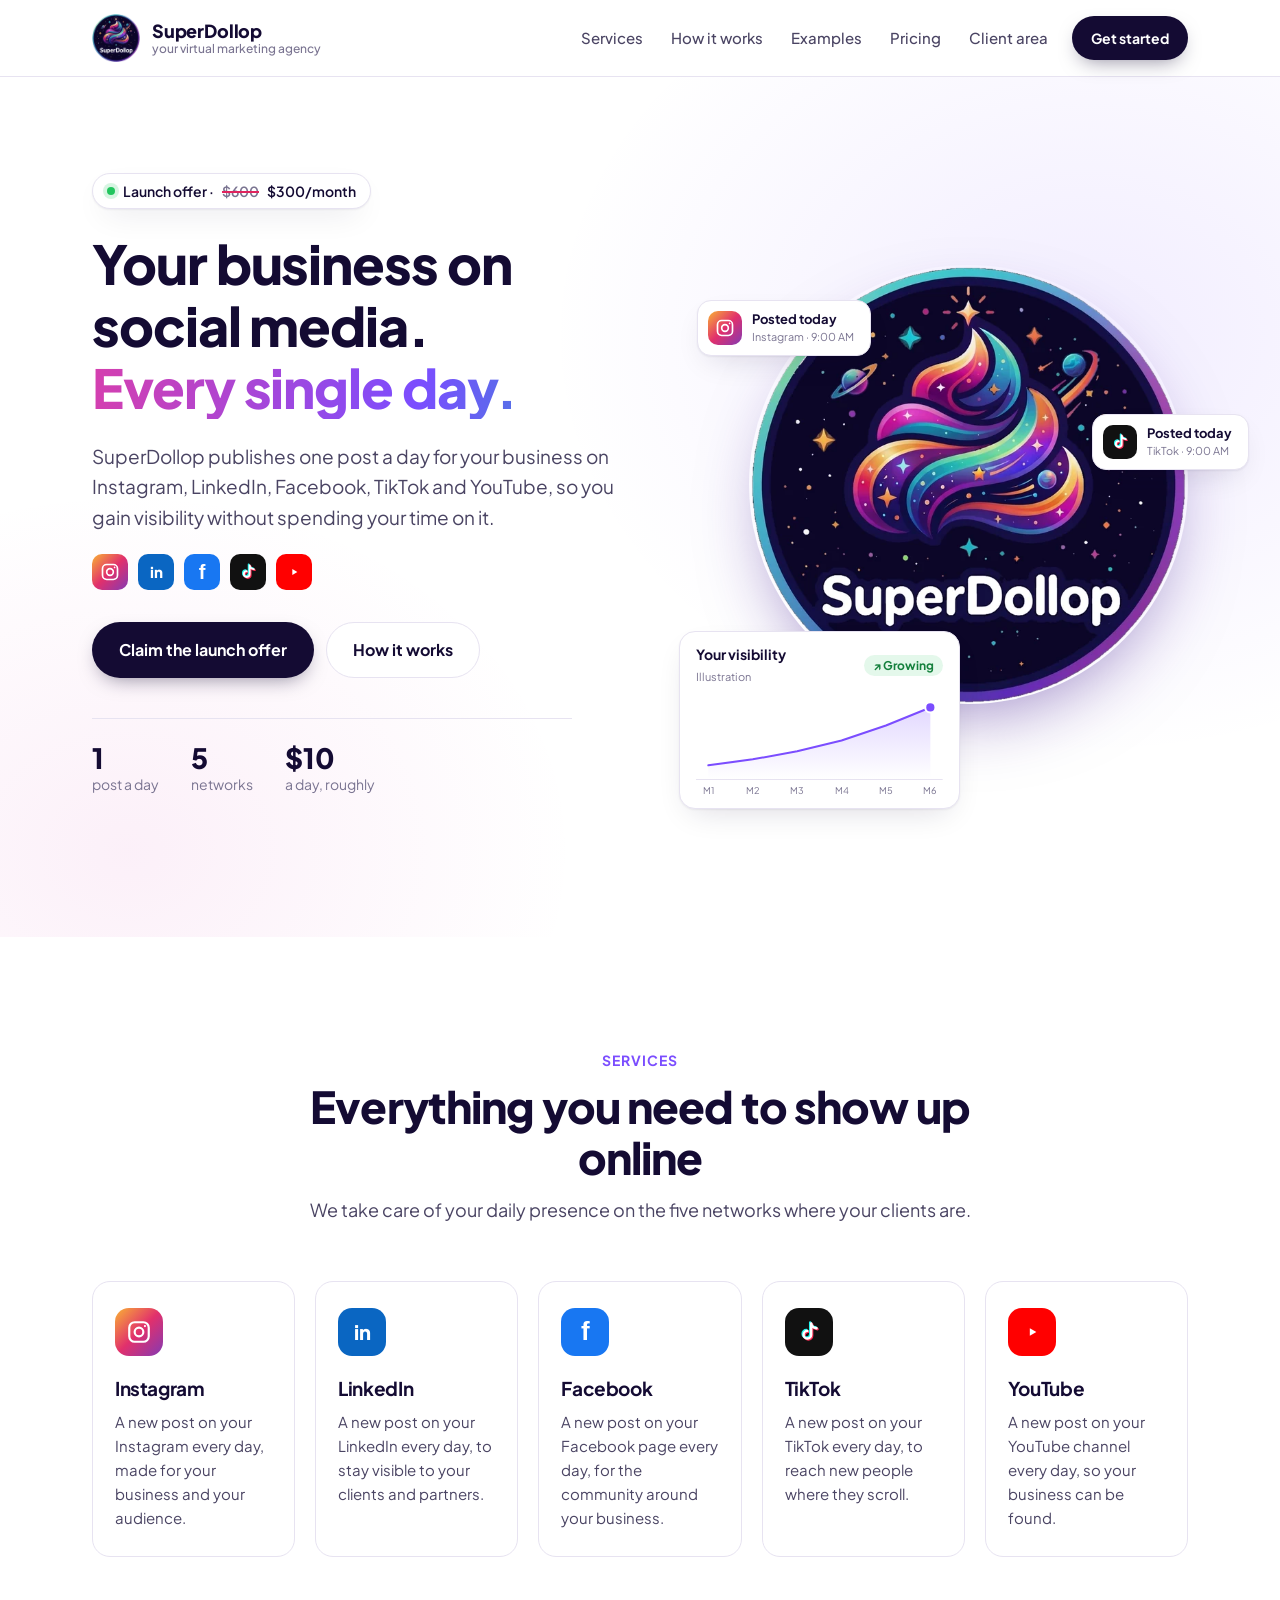
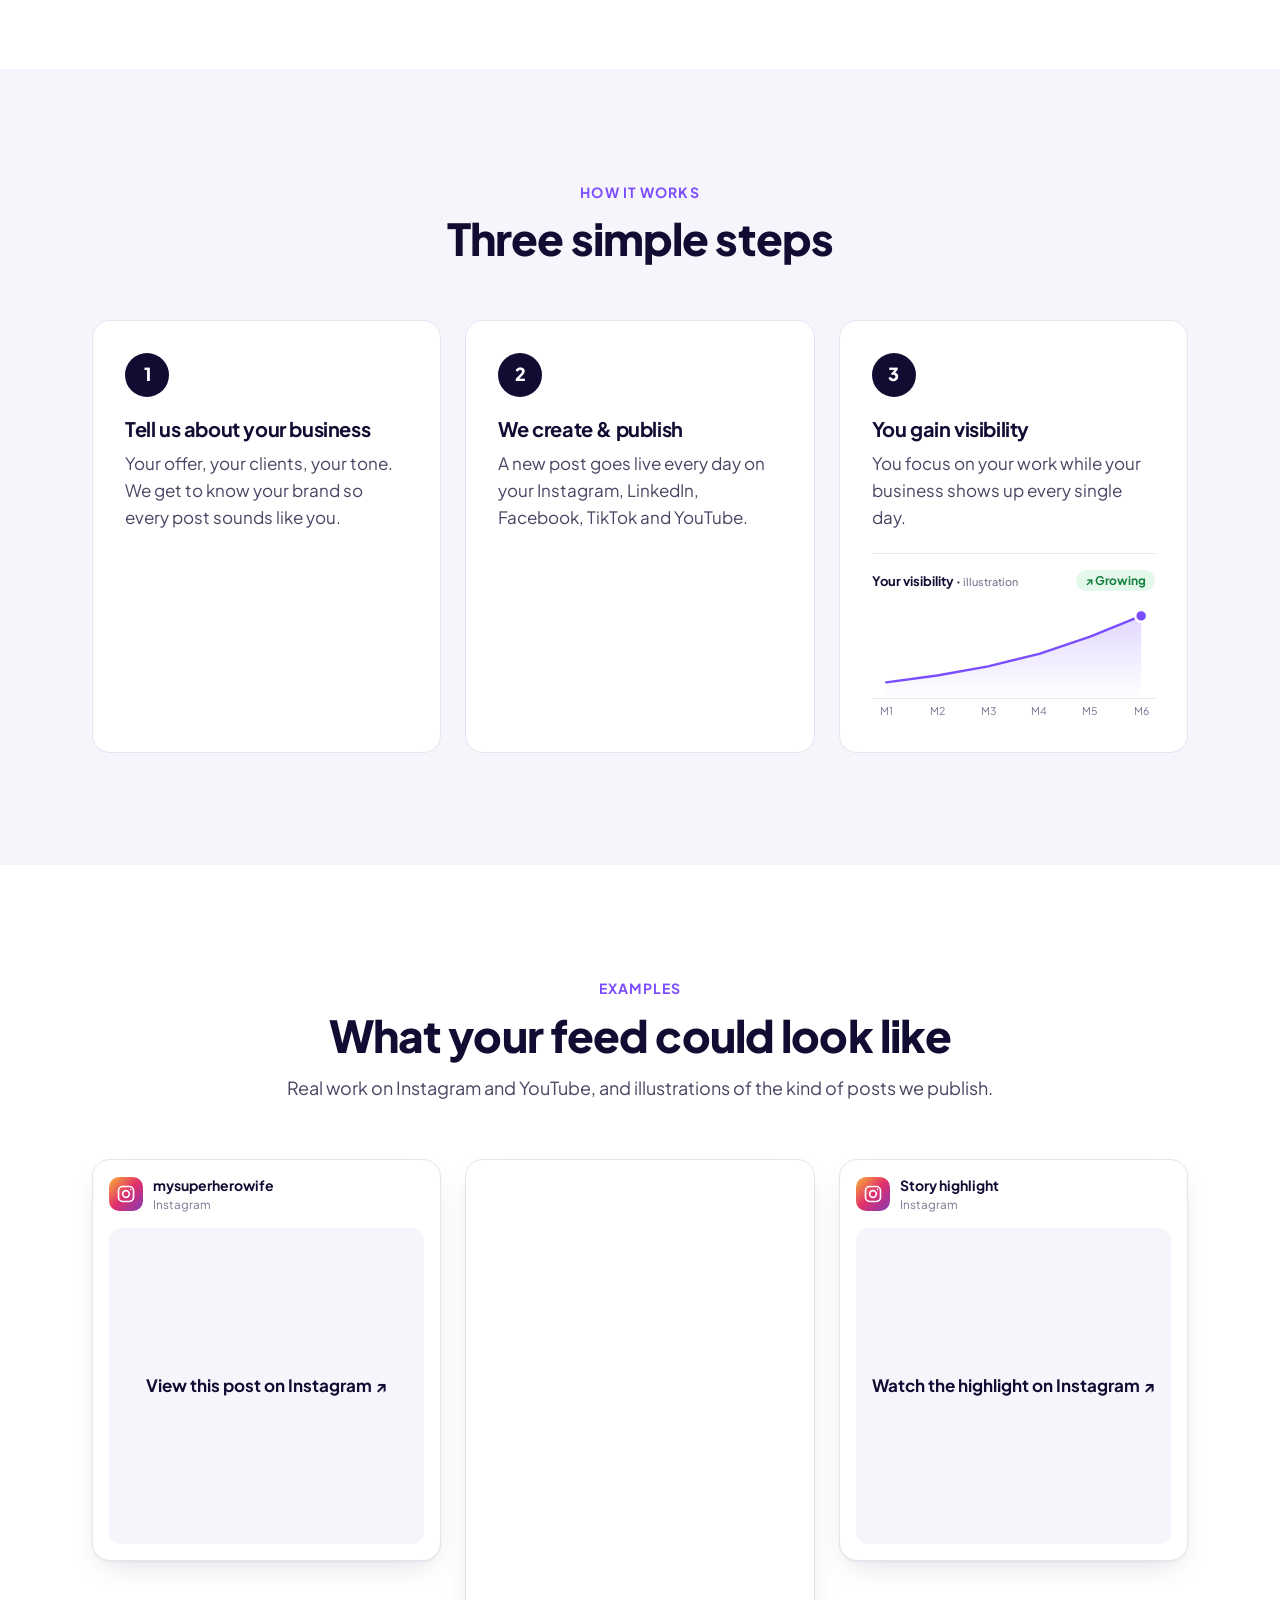
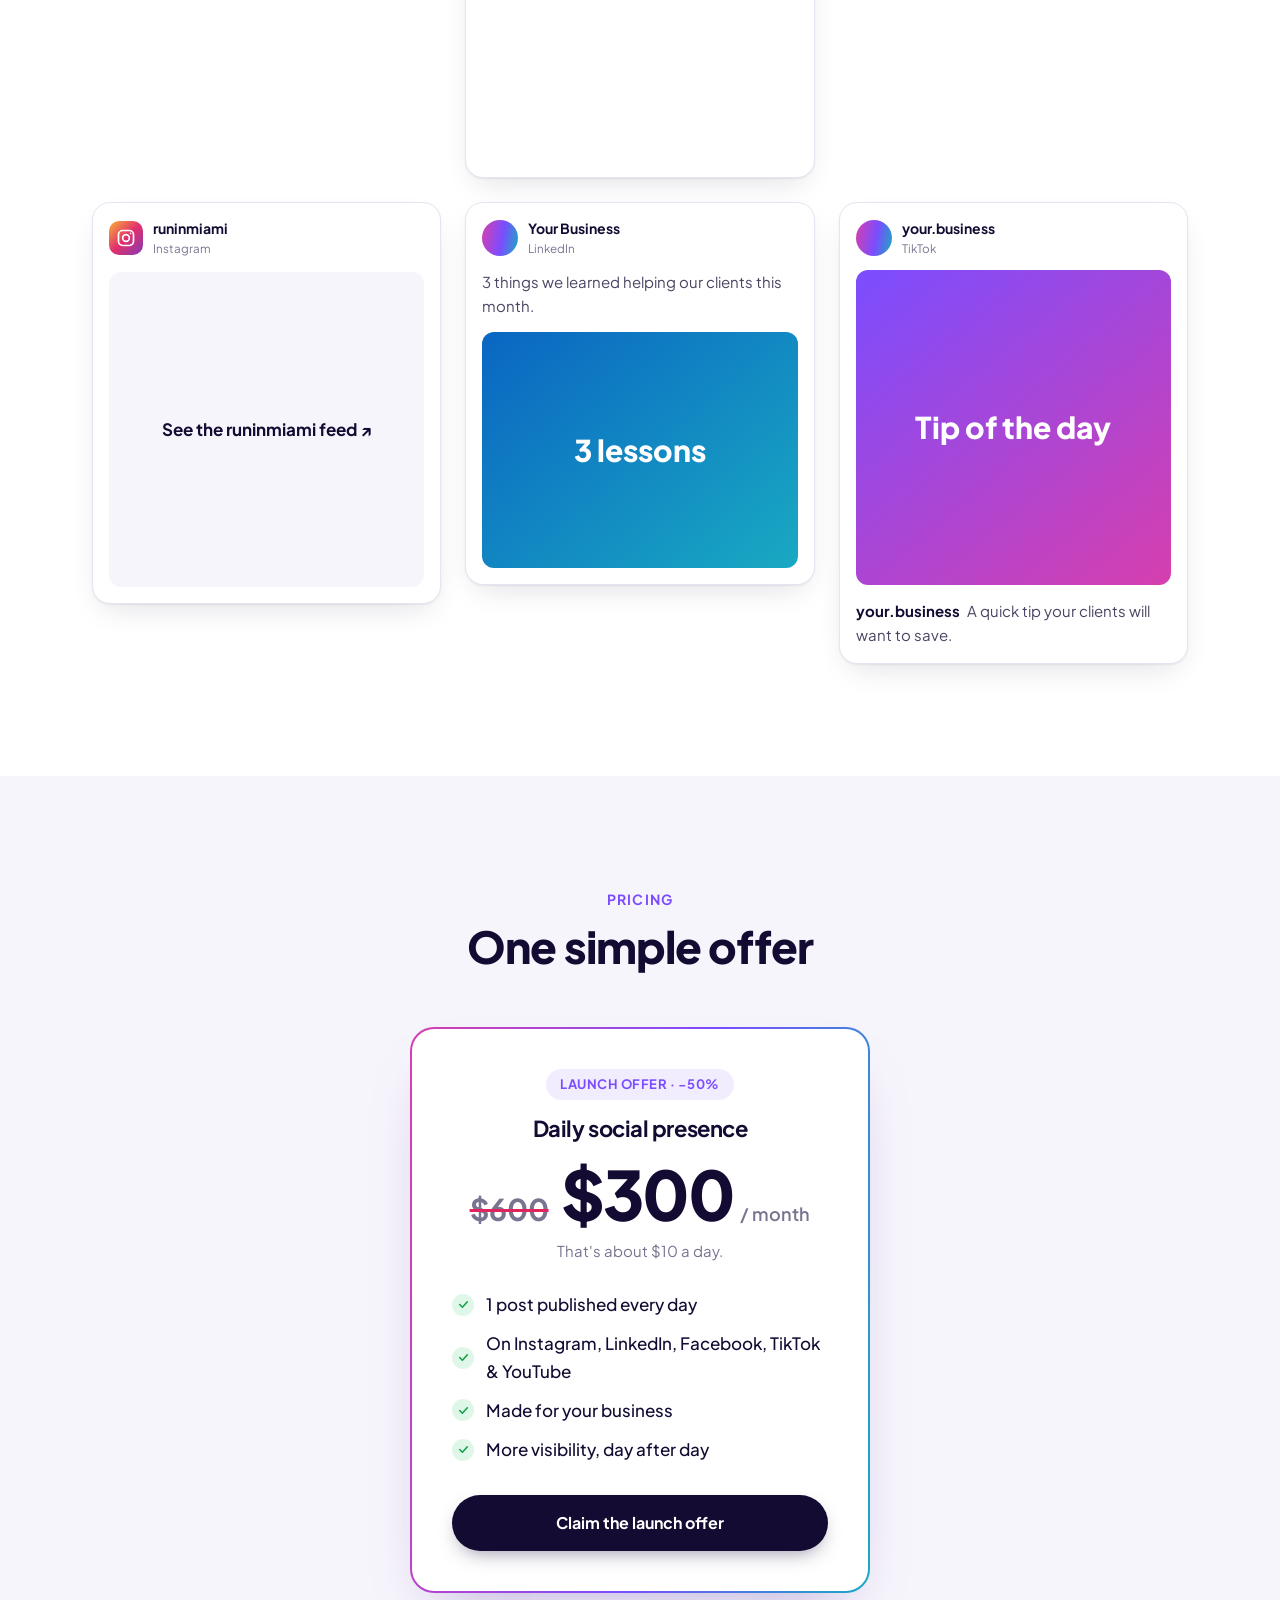
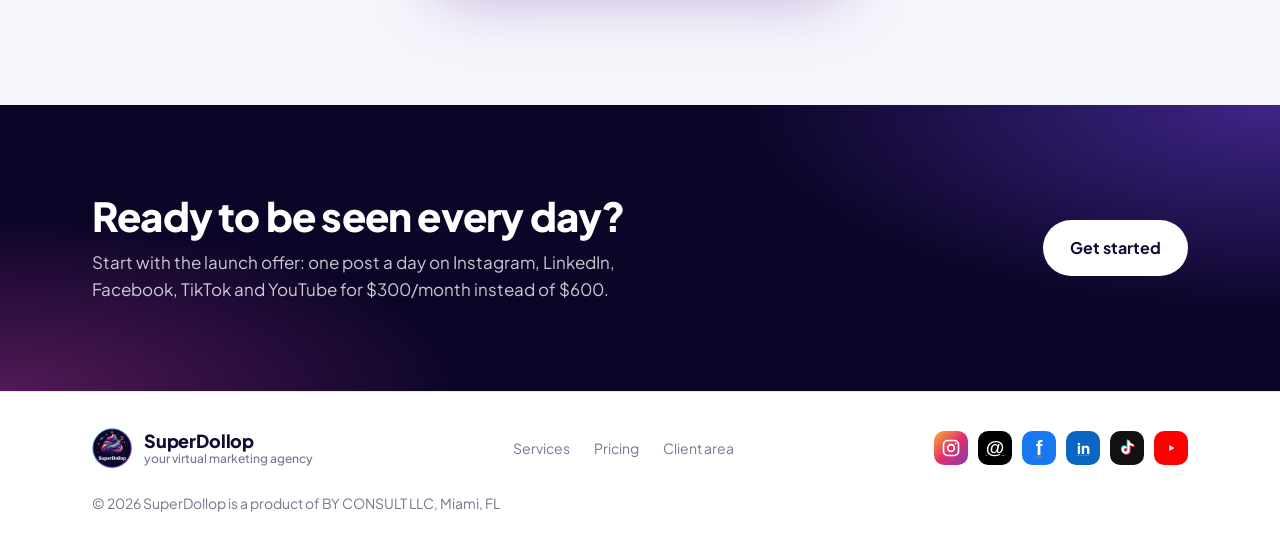
<file: index.html>
<!doctype html>
<html lang="en">
<head>
  <meta charset="utf-8" />
  <meta name="viewport" content="width=device-width, initial-scale=1" />
  <title>Superdollop — Your virtual marketing agency</title>
  <meta name="description" content="Superdollop publishes one post a day for your business on Instagram, LinkedIn, Facebook, TikTok and YouTube. Launch offer: $300/month instead of $600." />
  <meta name="theme-color" content="#ffffff" />
  <meta property="og:type" content="website" />
  <meta property="og:title" content="Superdollop — Your virtual marketing agency" />
  <meta property="og:description" content="One post a day for your business on Instagram, LinkedIn, Facebook, TikTok and YouTube. Launch offer: $300/month instead of $600." />
  <meta property="og:image" content="https://prinzali143.github.io/superdollop/assets/og-image.jpg" />
  <meta name="twitter:card" content="summary_large_image" />
  <link rel="icon" href="assets/favicon-64.png?v=4" type="image/png" />
  <link rel="apple-touch-icon" href="assets/apple-touch-icon.png?v=4" />
  <link rel="preconnect" href="https://fonts.googleapis.com" />
  <link rel="preconnect" href="https://fonts.gstatic.com" crossorigin />
  <link href="https://fonts.googleapis.com/css2?family=Plus+Jakarta+Sans:wght@400;500;600;700;800&display=swap" rel="stylesheet" />
  <link rel="stylesheet" href="styles.css?v=11" />
  <script type="application/ld+json">
  {"@context":"https://schema.org","@type":"Organization","name":"SuperDollop","url":"https://prinzali143.github.io/superdollop/","logo":"https://prinzali143.github.io/superdollop/assets/logo.webp","parentOrganization":{"@type":"Organization","name":"BY CONSULT LLC","address":{"@type":"PostalAddress","addressLocality":"Miami","addressRegion":"FL","addressCountry":"US"}},"sameAs":["https://www.instagram.com/superdollop.agency/","https://www.threads.com/@superdollop.agency","https://www.facebook.com/superdollop.agency","https://www.linkedin.com/company/superdollop","https://www.tiktok.com/@superdollop.agency","https://www.youtube.com/@superDollop.agency"]}
  </script>
</head>
<body>
  <header class="topbar">
    <div class="container topbar-inner">
      <a class="brand" href="#top" aria-label="Superdollop home">
        <img src="assets/logo-96.webp?v=4" alt="" width="48" height="48" />
        <span class="brand-text">
          <strong>SuperDollop</strong>
          <small>your virtual marketing agency</small>
        </span>
      </a>
      <nav class="nav" aria-label="Main">
        <a href="#services">Services</a>
        <a href="#how">How it works</a>
        <a href="#examples">Examples</a>
        <a href="#pricing">Pricing</a>
        <a data-link="client" href="#">Client area</a>
      </nav>
      <a class="btn btn-primary btn-sm" data-link="contact" href="#">Get started</a>
    </div>
  </header>

  <main id="top">
    <!-- HERO -->
    <section class="hero">
      <div class="container hero-inner">
        <div class="hero-copy">
          <p class="pill"><span class="dot"></span> Launch offer · <s class="was-sm">$600</s> $300/month</p>
          <h1>Your business on <span class="nowrap">social media.</span> <span class="grad">Every single day.</span></h1>
          <p class="lede">
            SuperDollop publishes one post a day for your business on Instagram, LinkedIn, Facebook, TikTok and YouTube,
            so you gain visibility without spending your time on it.
          </p>
          <ul class="net-row" aria-label="Networks">
            <li><span class="net net-ig" title="Instagram"><svg viewBox="0 0 24 24"><rect x="3" y="3" width="18" height="18" rx="5" /><circle cx="12" cy="12" r="4" /><circle cx="17.5" cy="6.5" r="1" /></svg></span></li>
            <li><span class="net net-in" title="LinkedIn">in</span></li>
            <li><span class="net net-fb" title="Facebook">f</span></li>
            <li><span class="net net-tt" title="TikTok"><svg viewBox="0 0 24 24"><path d="M14 4v10.5a3.5 3.5 0 1 1-3.5-3.5M14 4c.4 2.6 2.2 4.3 5 4.5" /></svg></span></li>
            <li><span class="net net-yt" title="YouTube"><svg viewBox="0 0 24 24"><path class="fill" d="M10 8.5v7l6-3.5z" /></svg></span></li>
          </ul>
          <div class="hero-actions">
            <a class="btn btn-primary" data-link="contact" href="#">Claim the launch offer</a>
            <a class="btn btn-ghost" href="#how">How it works</a>
          </div>
          <ul class="hero-facts">
            <li><strong>1</strong> post a day</li>
            <li><strong>5</strong> networks</li>
            <li><strong>$10</strong> a day, roughly</li>
          </ul>
        </div>

        <div class="hero-visual" aria-hidden="true">
          <div class="hero-badge">
            <img src="assets/logo.webp?v=4" alt="" width="640" height="640" />
          </div>
          <figure class="growth-card">
            <figcaption><span><strong>Your visibility</strong><small>Illustration</small></span><span class="trend">↗ Growing</span></figcaption>
            <svg viewBox="0 0 240 104" role="img" aria-label="Illustration: visibility rising month after month over six months">
              <defs><linearGradient id="growth-fill" x1="0" y1="0" x2="0" y2="1"><stop offset="0" stop-color="#7b4dff" stop-opacity="0.22" /><stop offset="1" stop-color="#7b4dff" stop-opacity="0" /></linearGradient></defs>
              <line class="base" x1="0" x2="240" y1="86" y2="86" />
              <path class="area" d="M12.0 72.3 L55.2 66.5 L98.4 58.7 L141.6 48.1 L184.8 33.5 L228.0 16.0 L228.0 86 L12.0 86 Z" />
              <path class="line" d="M12.0 72.3 L55.2 66.5 L98.4 58.7 L141.6 48.1 L184.8 33.5 L228.0 16.0" />
              <circle class="end" cx="228.0" cy="16.0" r="5" />
              <g class="pt"><rect x="-9.6" y="0" width="43.2" height="100" /><circle cx="12.0" cy="72.3" r="4" /><title>Month 1: visibility growing</title></g>
              <g class="pt"><rect x="33.6" y="0" width="43.2" height="100" /><circle cx="55.2" cy="66.5" r="4" /><title>Month 2: visibility growing</title></g>
              <g class="pt"><rect x="76.8" y="0" width="43.2" height="100" /><circle cx="98.4" cy="58.7" r="4" /><title>Month 3: visibility growing</title></g>
              <g class="pt"><rect x="120.0" y="0" width="43.2" height="100" /><circle cx="141.6" cy="48.1" r="4" /><title>Month 4: visibility growing</title></g>
              <g class="pt"><rect x="163.2" y="0" width="43.2" height="100" /><circle cx="184.8" cy="33.5" r="4" /><title>Month 5: visibility growing</title></g>
              <g class="pt"><rect x="206.4" y="0" width="43.2" height="100" /><circle cx="228.0" cy="16.0" r="4" /><title>Month 6: visibility growing</title></g>
              <g class="axis"><text x="12.0" y="100" text-anchor="middle">M1</text><text x="55.2" y="100" text-anchor="middle">M2</text><text x="98.4" y="100" text-anchor="middle">M3</text><text x="141.6" y="100" text-anchor="middle">M4</text><text x="184.8" y="100" text-anchor="middle">M5</text><text x="228.0" y="100" text-anchor="middle">M6</text></g>
            </svg>
          </figure>
          <div class="float-card float-ig">
            <span class="net net-ig"><svg viewBox="0 0 24 24"><rect x="3" y="3" width="18" height="18" rx="5" /><circle cx="12" cy="12" r="4" /><circle cx="17.5" cy="6.5" r="1" /></svg></span>
            <span><strong>Posted today</strong><small>Instagram · 9:00 AM</small></span>
          </div>
          <div class="float-card float-in">
            <span class="net net-tt"><svg viewBox="0 0 24 24"><path d="M14 4v10.5a3.5 3.5 0 1 1-3.5-3.5M14 4c.4 2.6 2.2 4.3 5 4.5" /></svg></span>
            <span><strong>Posted today</strong><small>TikTok · 9:00 AM</small></span>
          </div>
        </div>
      </div>
    </section>

    <!-- SERVICES -->
    <section class="section" id="services">
      <div class="container">
        <header class="section-head reveal">
          <p class="kicker">Services</p>
          <h2>Everything you need to show up online</h2>
          <p class="section-lede">We take care of your daily presence on the five networks where your clients are.</p>
        </header>
        <div class="grid-5">
          <article class="card reveal">
            <span class="net net-lg net-ig"><svg viewBox="0 0 24 24"><rect x="3" y="3" width="18" height="18" rx="5" /><circle cx="12" cy="12" r="4" /><circle cx="17.5" cy="6.5" r="1" /></svg></span>
            <h3>Instagram</h3>
            <p>A new post on your Instagram every day, made for your business and your audience.</p>
          </article>
          <article class="card reveal">
            <span class="net net-lg net-in">in</span>
            <h3>LinkedIn</h3>
            <p>A new post on your LinkedIn every day, to stay visible to your clients and partners.</p>
          </article>
          <article class="card reveal">
            <span class="net net-lg net-fb">f</span>
            <h3>Facebook</h3>
            <p>A new post on your Facebook page every day, for the community around your business.</p>
          </article>
          <article class="card reveal">
            <span class="net net-lg net-tt"><svg viewBox="0 0 24 24"><path d="M14 4v10.5a3.5 3.5 0 1 1-3.5-3.5M14 4c.4 2.6 2.2 4.3 5 4.5" /></svg></span>
            <h3>TikTok</h3>
            <p>A new post on your TikTok every day, to reach new people where they scroll.</p>
          </article>
          <article class="card reveal">
            <span class="net net-lg net-yt"><svg viewBox="0 0 24 24"><path class="fill" d="M10 8.5v7l6-3.5z" /></svg></span>
            <h3>YouTube</h3>
            <p>A new post on your YouTube channel every day, so your business can be found.</p>
          </article>
        </div>
      </div>
    </section>

    <!-- HOW IT WORKS -->
    <section class="section section-tint" id="how">
      <div class="container">
        <header class="section-head reveal">
          <p class="kicker">How it works</p>
          <h2>Three simple steps</h2>
        </header>
        <ol class="steps">
          <li class="step reveal">
            <span class="step-num">1</span>
            <h3>Tell us about your business</h3>
            <p>Your offer, your clients, your tone. We get to know your brand so every post sounds like you.</p>
          </li>
          <li class="step reveal">
            <span class="step-num">2</span>
            <h3>We create &amp; publish</h3>
            <p>A new post goes live every day on your Instagram, LinkedIn, Facebook, TikTok and YouTube.</p>
          </li>
          <li class="step reveal">
            <span class="step-num">3</span>
            <h3>You gain visibility</h3>
            <p>You focus on your work while your business shows up every single day.</p>
            <figure class="step-chart">
              <figcaption><span>Your visibility · <small>illustration</small></span><span class="trend">↗ Growing</span></figcaption>
              <svg viewBox="0 0 240 104" role="img" aria-label="Illustration: your visibility rising month after month over six months">
              <defs><linearGradient id="growth-fill-step" x1="0" y1="0" x2="0" y2="1"><stop offset="0" stop-color="#7b4dff" stop-opacity="0.22" /><stop offset="1" stop-color="#7b4dff" stop-opacity="0" /></linearGradient></defs>
              <line class="base" x1="0" x2="240" y1="86" y2="86" />
              <path class="area" d="M12.0 72.3 L55.2 66.5 L98.4 58.7 L141.6 48.1 L184.8 33.5 L228.0 16.0 L228.0 86 L12.0 86 Z" />
              <path class="line" d="M12.0 72.3 L55.2 66.5 L98.4 58.7 L141.6 48.1 L184.8 33.5 L228.0 16.0" />
              <circle class="end" cx="228.0" cy="16.0" r="5" />
              <g class="pt"><rect x="-9.6" y="0" width="43.2" height="100" /><circle cx="12.0" cy="72.3" r="4" /><title>Month 1: visibility growing</title></g>
              <g class="pt"><rect x="33.6" y="0" width="43.2" height="100" /><circle cx="55.2" cy="66.5" r="4" /><title>Month 2: visibility growing</title></g>
              <g class="pt"><rect x="76.8" y="0" width="43.2" height="100" /><circle cx="98.4" cy="58.7" r="4" /><title>Month 3: visibility growing</title></g>
              <g class="pt"><rect x="120.0" y="0" width="43.2" height="100" /><circle cx="141.6" cy="48.1" r="4" /><title>Month 4: visibility growing</title></g>
              <g class="pt"><rect x="163.2" y="0" width="43.2" height="100" /><circle cx="184.8" cy="33.5" r="4" /><title>Month 5: visibility growing</title></g>
              <g class="pt"><rect x="206.4" y="0" width="43.2" height="100" /><circle cx="228.0" cy="16.0" r="4" /><title>Month 6: visibility growing</title></g>
              <g class="axis"><text x="12.0" y="100" text-anchor="middle">M1</text><text x="55.2" y="100" text-anchor="middle">M2</text><text x="98.4" y="100" text-anchor="middle">M3</text><text x="141.6" y="100" text-anchor="middle">M4</text><text x="184.8" y="100" text-anchor="middle">M5</text><text x="228.0" y="100" text-anchor="middle">M6</text></g>
            </svg>
            </figure>
          </li>
        </ol>
      </div>
    </section>

    <!-- EXAMPLES -->
    <section class="section" id="examples">
      <div class="container">
        <header class="section-head reveal">
          <p class="kicker">Examples</p>
          <h2>What your feed could look like</h2>
          <p class="section-lede">Real work on Instagram and YouTube, and illustrations of the kind of posts we publish.</p>
        </header>
        <div class="grid-3">
          <article class="post post-real reveal" aria-label="Instagram post by mysuperherowife">
            <blockquote class="instagram-media" data-instgrm-permalink="https://www.instagram.com/p/DfItyk1D-vK/" data-instgrm-version="14">
              <a class="post-fallback" href="https://www.instagram.com/p/DfItyk1D-vK/" target="_blank" rel="noopener">
                <span class="post-head"><span class="net net-ig"><svg viewBox="0 0 24 24"><rect x="3" y="3" width="18" height="18" rx="5" /><circle cx="12" cy="12" r="4" /><circle cx="17.5" cy="6.5" r="1" /></svg></span><span><strong>mysuperherowife</strong><small>Instagram</small></span></span>
                <span class="post-fallback-cta">View this post on Instagram ↗</span>
              </a>
            </blockquote>
          </article>
          <article class="post post-real reveal" aria-label="YouTube Short by Amine Ben Youssef">
            <iframe class="yt-short" src="https://www.youtube-nocookie.com/embed/R1zrS8J4xQw" title="YouTube Short: 99 reps, Wodapalooza Qualifier" loading="lazy" allow="accelerometer; encrypted-media; gyroscope; picture-in-picture; web-share" referrerpolicy="strict-origin-when-cross-origin" allowfullscreen></iframe>
          </article>
          <article class="post post-real reveal" aria-label="Instagram story highlight">
            <a class="post-fallback" href="https://www.instagram.com/s/aGlnaGxpZ2h0OjE4MTAyOTY0NDU3NTYyMjU0?story_media_id=4023258228158280400" target="_blank" rel="noopener">
              <span class="post-head"><span class="net net-ig"><svg viewBox="0 0 24 24"><rect x="3" y="3" width="18" height="18" rx="5" /><circle cx="12" cy="12" r="4" /><circle cx="17.5" cy="6.5" r="1" /></svg></span><span><strong>Story highlight</strong><small>Instagram</small></span></span>
              <span class="post-fallback-cta">Watch the highlight on Instagram ↗</span>
            </a>
          </article>
          <article class="post post-real reveal" aria-label="Instagram profile runinmiami">
            <a class="post-fallback" href="https://www.instagram.com/runinmiami/" target="_blank" rel="noopener">
              <span class="post-head"><span class="net net-ig"><svg viewBox="0 0 24 24"><rect x="3" y="3" width="18" height="18" rx="5" /><circle cx="12" cy="12" r="4" /><circle cx="17.5" cy="6.5" r="1" /></svg></span><span><strong>runinmiami</strong><small>Instagram</small></span></span>
              <span class="post-fallback-cta">See the runinmiami feed ↗</span>
            </a>
          </article>
          <article class="post reveal" aria-label="Example LinkedIn post">
            <div class="post-head"><span class="avatar"></span><span><strong>Your Business</strong><small>LinkedIn</small></span></div>
            <p class="post-text">3 things we learned helping our clients this month.</p>
            <div class="post-media media-b"><span>3 lessons</span></div>
          </article>
          <article class="post reveal" aria-label="Example TikTok post">
            <div class="post-head"><span class="avatar"></span><span><strong>your.business</strong><small>TikTok</small></span></div>
            <div class="post-media media-c"><span>Tip of the day</span></div>
            <p class="post-text"><strong>your.business</strong> A quick tip your clients will want to save.</p>
          </article>
        </div>
      </div>
    </section>

    <!-- PRICING -->
    <section class="section section-tint" id="pricing">
      <div class="container">
        <header class="section-head reveal">
          <p class="kicker">Pricing</p>
          <h2>One simple offer</h2>
        </header>
        <div class="price-card reveal">
          <p class="badge">Launch offer · −50%</p>
          <h3>Daily social presence</h3>
          <p class="price"><s class="was" aria-label="Regular price $600">$600</s><span class="amount">$300</span><span class="per">/ month</span></p>
          <p class="price-note">That's about $10 a day.</p>
          <ul class="perks">
            <li>1 post published every day</li>
            <li>On Instagram, LinkedIn, Facebook, TikTok &amp; YouTube</li>
            <li>Made for your business</li>
            <li>More visibility, day after day</li>
          </ul>
          <a class="btn btn-primary btn-block" data-link="contact" href="#">Claim the launch offer</a>
        </div>
      </div>
    </section>

    <!-- CTA -->
    <section class="cta-band">
      <div class="container cta-inner reveal">
        <div>
          <h2>Ready to be seen every day?</h2>
          <p>Start with the launch offer: one post a day on Instagram, LinkedIn, Facebook, TikTok and YouTube for $300/month instead of $600.</p>
        </div>
        <a class="btn btn-light" data-link="contact" href="#">Get started</a>
      </div>
    </section>
  </main>

  <footer class="footer">
    <div class="container footer-inner">
      <a class="brand" href="#top" aria-label="Superdollop home">
        <img src="assets/logo-96.webp?v=4" alt="" width="40" height="40" loading="lazy" />
        <span class="brand-text"><strong>SuperDollop</strong><small>your virtual marketing agency</small></span>
      </a>
      <nav class="footer-nav" aria-label="Footer">
        <a href="#services">Services</a>
        <a href="#pricing">Pricing</a>
        <a data-link="client" href="#">Client area</a>
      </nav>
      <ul class="social" aria-label="SuperDollop on social media">
          <li><a href="https://www.instagram.com/superdollop.agency/" target="_blank" rel="noopener" aria-label="SuperDollop on Instagram" title="Instagram"><span class="net net-ig" aria-hidden="true"><svg viewBox="0 0 24 24"><rect x="3" y="3" width="18" height="18" rx="5" /><circle cx="12" cy="12" r="4" /><circle cx="17.5" cy="6.5" r="1" /></svg></span></a></li>
          <li><a href="https://www.threads.com/@superdollop.agency" target="_blank" rel="noopener" aria-label="SuperDollop on Threads" title="Threads"><span class="net net-th" aria-hidden="true">@</span></a></li>
          <li><a href="https://www.facebook.com/superdollop.agency" target="_blank" rel="noopener" aria-label="SuperDollop on Facebook" title="Facebook"><span class="net net-fb" aria-hidden="true">f</span></a></li>
          <li><a href="https://www.linkedin.com/company/superdollop" target="_blank" rel="noopener" aria-label="SuperDollop on LinkedIn" title="LinkedIn"><span class="net net-in" aria-hidden="true">in</span></a></li>
          <li><a href="https://www.tiktok.com/@superdollop.agency" target="_blank" rel="noopener" aria-label="SuperDollop on TikTok" title="TikTok"><span class="net net-tt" aria-hidden="true"><svg viewBox="0 0 24 24"><path d="M14 4v10.5a3.5 3.5 0 1 1-3.5-3.5M14 4c.4 2.6 2.2 4.3 5 4.5" /></svg></span></a></li>
          <li><a href="https://www.youtube.com/@superDollop.agency" target="_blank" rel="noopener" aria-label="SuperDollop on YouTube" title="YouTube"><span class="net net-yt" aria-hidden="true"><svg viewBox="0 0 24 24"><path class="fill" d="M10 8.5v7l6-3.5z" /></svg></span></a></li>
      </ul>
      <p>© <span id="year"></span> SuperDollop is a product of BY CONSULT LLC, Miami, FL</p>
    </div>
  </footer>

  <script src="config.js?v=7"></script>
  <script src="main.js?v=4"></script>
  <script async src="https://www.instagram.com/embed.js"></script>
</body>
</html>
</file>
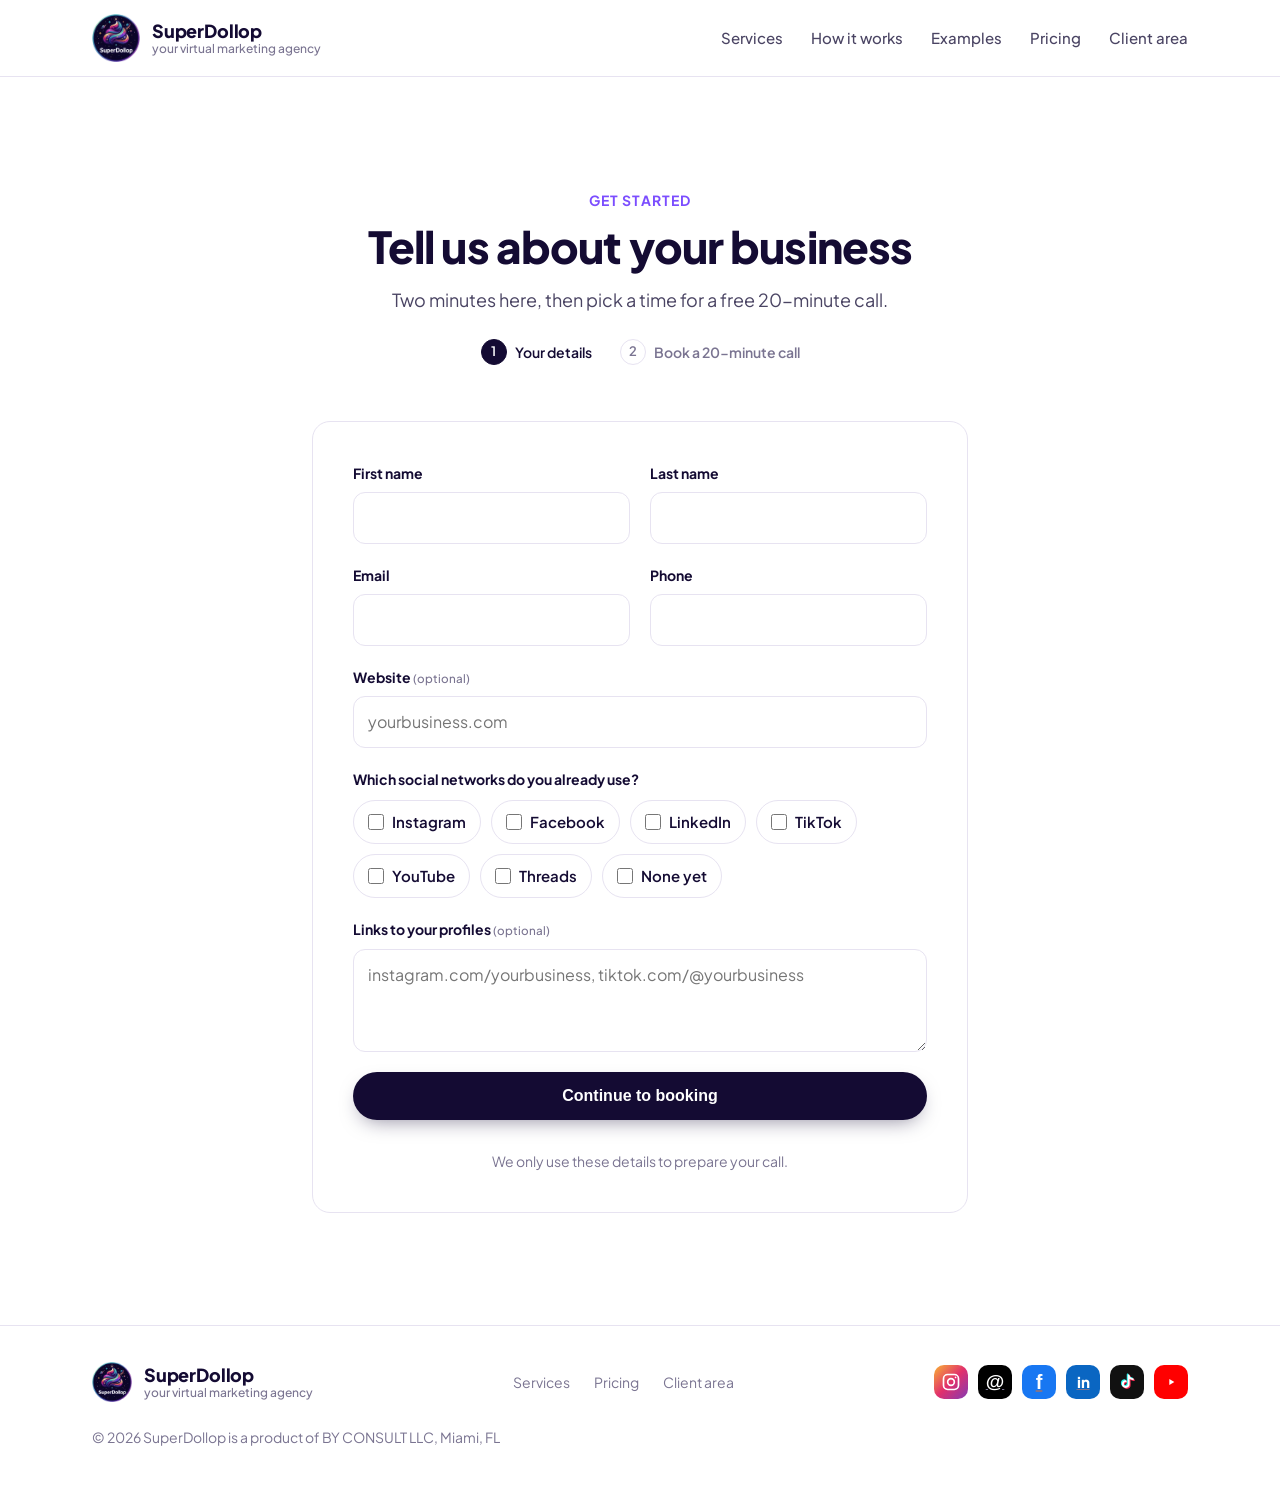
<file: contact.html>
<!doctype html>
<html lang="en">
<head>
  <meta charset="utf-8" />
  <meta name="viewport" content="width=device-width, initial-scale=1" />
  <title>Get started — SuperDollop</title>
  <meta name="description" content="Tell us about your business and book a free 20-minute call with SuperDollop." />
  <meta name="robots" content="noindex" />
  <meta name="theme-color" content="#ffffff" />
  <meta property="og:type" content="website" />
  <meta property="og:title" content="Superdollop — Your virtual marketing agency" />
  <meta property="og:description" content="One post a day for your business on Instagram, LinkedIn, Facebook, TikTok and YouTube. Launch offer: $300/month instead of $600." />
  <meta property="og:image" content="https://prinzali143.github.io/superdollop/assets/og-image.jpg" />
  <meta name="twitter:card" content="summary_large_image" />
  <link rel="icon" href="assets/favicon-64.png?v=4" type="image/png" />
  <link rel="apple-touch-icon" href="assets/apple-touch-icon.png?v=4" />
  <link rel="preconnect" href="https://fonts.googleapis.com" />
  <link rel="preconnect" href="https://fonts.gstatic.com" crossorigin />
  <link href="https://fonts.googleapis.com/css2?family=Plus+Jakarta+Sans:wght@400;500;600;700;800&display=swap" rel="stylesheet" />
  <link rel="stylesheet" href="styles.css?v=11" />
</head>
<body>
  <header class="topbar">
    <div class="container topbar-inner">
      <a class="brand" href="index.html#top" aria-label="Superdollop home">
        <img src="assets/logo-96.webp?v=4" alt="" width="48" height="48" />
        <span class="brand-text">
          <strong>SuperDollop</strong>
          <small>your virtual marketing agency</small>
        </span>
      </a>
      <nav class="nav" aria-label="Main">
        <a href="index.html#services">Services</a>
        <a href="index.html#how">How it works</a>
        <a href="index.html#examples">Examples</a>
        <a href="index.html#pricing">Pricing</a>
        <a data-link="client" href="#">Client area</a>
      </nav>
    </div>
  </header>

    <main id="top">
    <section class="section">
      <div class="container contact-wrap">
        <header class="section-head">
          <p class="kicker">Get started</p>
          <h1 class="contact-title">Tell us about your business</h1>
          <p class="section-lede">Two minutes here, then pick a time for a free 20-minute call.</p>
          <ol class="contact-steps" aria-label="Steps">
            <li class="is-current"><span>1</span> Your details</li>
            <li><span>2</span> Book a 20-minute call</li>
          </ol>
        </header>

        <form class="contact-form card" id="contact-form" novalidate>
          <div class="field-row">
            <div class="field">
              <label for="first_name">First name</label>
              <input id="first_name" name="first_name" type="text" autocomplete="given-name" required />
            </div>
            <div class="field">
              <label for="last_name">Last name</label>
              <input id="last_name" name="last_name" type="text" autocomplete="family-name" required />
            </div>
          </div>
          <div class="field-row">
            <div class="field">
              <label for="email">Email</label>
              <input id="email" name="email" type="email" autocomplete="email" required />
            </div>
            <div class="field">
              <label for="phone">Phone</label>
              <input id="phone" name="phone" type="tel" autocomplete="tel" required />
            </div>
          </div>
          <div class="field">
            <label for="website">Website <small>(optional)</small></label>
            <input id="website" name="website" type="text" inputmode="url" autocomplete="url" placeholder="yourbusiness.com" />
          </div>
          <fieldset class="field">
            <legend>Which social networks do you already use?</legend>
            <div class="checks">
              <label class="check"><input type="checkbox" name="networks" value="Instagram" /> Instagram</label>
              <label class="check"><input type="checkbox" name="networks" value="Facebook" /> Facebook</label>
              <label class="check"><input type="checkbox" name="networks" value="LinkedIn" /> LinkedIn</label>
              <label class="check"><input type="checkbox" name="networks" value="TikTok" /> TikTok</label>
              <label class="check"><input type="checkbox" name="networks" value="YouTube" /> YouTube</label>
              <label class="check"><input type="checkbox" name="networks" value="Threads" /> Threads</label>
              <label class="check"><input type="checkbox" name="networks" value="None yet" /> None yet</label>
            </div>
          </fieldset>
          <div class="field">
            <label for="profiles">Links to your profiles <small>(optional)</small></label>
            <textarea id="profiles" name="profiles" rows="3" placeholder="instagram.com/yourbusiness, tiktok.com/@yourbusiness"></textarea>
          </div>
          <input type="text" name="_honey" class="hp" tabindex="-1" autocomplete="off" aria-hidden="true" />
          <p class="form-error" id="form-error" role="alert" hidden></p>
          <button class="btn btn-primary btn-block" type="submit" id="contact-submit">Continue to booking</button>
          <p class="form-note">We only use these details to prepare your call.</p>
        </form>

        <div class="contact-done card" id="contact-done" hidden tabindex="-1">
          <h2>Thanks, we have your details.</h2>
          <p id="contact-done-text">Opening the booking page…</p>
        </div>
      </div>
    </section>
  </main>

  <footer class="footer">
    <div class="container footer-inner">
      <a class="brand" href="index.html#top" aria-label="Superdollop home">
        <img src="assets/logo-96.webp?v=4" alt="" width="40" height="40" loading="lazy" />
        <span class="brand-text"><strong>SuperDollop</strong><small>your virtual marketing agency</small></span>
      </a>
      <nav class="footer-nav" aria-label="Footer">
        <a href="index.html#services">Services</a>
        <a href="index.html#pricing">Pricing</a>
        <a data-link="client" href="#">Client area</a>
      </nav>
      <ul class="social" aria-label="SuperDollop on social media">
          <li><a href="https://www.instagram.com/superdollop.agency/" target="_blank" rel="noopener" aria-label="SuperDollop on Instagram" title="Instagram"><span class="net net-ig" aria-hidden="true"><svg viewBox="0 0 24 24"><rect x="3" y="3" width="18" height="18" rx="5" /><circle cx="12" cy="12" r="4" /><circle cx="17.5" cy="6.5" r="1" /></svg></span></a></li>
          <li><a href="https://www.threads.com/@superdollop.agency" target="_blank" rel="noopener" aria-label="SuperDollop on Threads" title="Threads"><span class="net net-th" aria-hidden="true">@</span></a></li>
          <li><a href="https://www.facebook.com/superdollop.agency" target="_blank" rel="noopener" aria-label="SuperDollop on Facebook" title="Facebook"><span class="net net-fb" aria-hidden="true">f</span></a></li>
          <li><a href="https://www.linkedin.com/company/superdollop" target="_blank" rel="noopener" aria-label="SuperDollop on LinkedIn" title="LinkedIn"><span class="net net-in" aria-hidden="true">in</span></a></li>
          <li><a href="https://www.tiktok.com/@superdollop.agency" target="_blank" rel="noopener" aria-label="SuperDollop on TikTok" title="TikTok"><span class="net net-tt" aria-hidden="true"><svg viewBox="0 0 24 24"><path d="M14 4v10.5a3.5 3.5 0 1 1-3.5-3.5M14 4c.4 2.6 2.2 4.3 5 4.5" /></svg></span></a></li>
          <li><a href="https://www.youtube.com/@superDollop.agency" target="_blank" rel="noopener" aria-label="SuperDollop on YouTube" title="YouTube"><span class="net net-yt" aria-hidden="true"><svg viewBox="0 0 24 24"><path class="fill" d="M10 8.5v7l6-3.5z" /></svg></span></a></li>
      </ul>
      <p>© <span id="year"></span> SuperDollop is a product of BY CONSULT LLC, Miami, FL</p>
    </div>
  </footer>

  <script src="config.js?v=7"></script>
  <script src="main.js?v=4"></script>
  <script src="contact.js?v=3"></script>
</body>
</html>
</file>
<file: styles.css>
:root {
  --bg: #ffffff;
  --tint: #f7f5fc;
  --ink: #140b33;
  --body: #4a4463;
  --muted: #7a7491;
  --line: #e7e3f1;
  --navy: #0c0528;
  --magenta: #d63fae;
  --violet: #7b4dff;
  --cyan: #19a9c2;
  --grad: linear-gradient(100deg, var(--magenta), var(--violet) 55%, var(--cyan));
  --radius: 18px;
  --shadow: 0 1px 2px rgba(20, 11, 51, 0.06), 0 12px 32px -12px rgba(20, 11, 51, 0.16);
  --font: "Plus Jakarta Sans", system-ui, -apple-system, sans-serif;
}

*,
*::before,
*::after { box-sizing: border-box; }

html { scroll-behavior: smooth; scroll-padding-top: 84px; }

body {
  margin: 0;
  background: var(--bg);
  color: var(--body);
  font-family: var(--font);
  font-size: 17px;
  line-height: 1.6;
  -webkit-font-smoothing: antialiased;
  overflow-x: hidden;
}

img { display: block; max-width: 100%; height: auto; }
h1, h2, h3 { color: var(--ink); line-height: 1.15; letter-spacing: -0.02em; margin: 0; }
p { margin: 0; }
a { color: inherit; }

.container {
  width: 100%;
  max-width: 1160px;
  margin: 0 auto;
  padding: 0 clamp(16px, 4vw, 32px);
}

/* ---------- buttons ---------- */
.btn {
  display: inline-flex;
  align-items: center;
  justify-content: center;
  gap: 8px;
  padding: 14px 26px;
  border-radius: 999px;
  font-weight: 700;
  font-size: 16px;
  text-decoration: none;
  white-space: nowrap;
  border: 1.5px solid transparent;
  transition: transform 0.2s, box-shadow 0.2s, background-color 0.2s, border-color 0.2s;
  cursor: pointer;
}
.btn:hover { transform: translateY(-1px); }
.btn-primary {
  background: var(--ink);
  color: #fff;
  box-shadow: 0 8px 20px -8px rgba(20, 11, 51, 0.5);
}
.btn-primary:hover { background: #2a1c5c; }
.btn-ghost { border-color: var(--line); color: var(--ink); background: #fff; }
.btn-ghost:hover { border-color: var(--ink); }
.btn-light { background: #fff; color: var(--ink); }
.btn-sm { padding: 10px 18px; font-size: 14px; }
.btn-block { width: 100%; }
.btn[aria-disabled="true"] { opacity: 0.55; cursor: not-allowed; transform: none; }

/* ---------- header ---------- */
.topbar {
  position: sticky;
  top: 0;
  z-index: 20;
  background: rgba(255, 255, 255, 0.86);
  backdrop-filter: saturate(1.6) blur(14px);
  border-bottom: 1px solid var(--line);
}
.topbar-inner { display: flex; align-items: center; gap: 24px; height: 76px; }

.brand { display: flex; align-items: center; gap: 12px; text-decoration: none; }
.brand img { width: 48px; height: 48px; }
.brand-text { display: flex; flex-direction: column; line-height: 1.2; }
.brand-text strong { color: var(--ink); font-size: 18px; font-weight: 800; letter-spacing: -0.01em; }
.brand-text small { color: var(--muted); font-size: 12px; font-weight: 500; }

.nav { display: flex; gap: 28px; margin-left: auto; }
.nav a { text-decoration: none; font-size: 15px; font-weight: 500; color: var(--body); transition: color 0.2s; }
.nav a:hover { color: var(--ink); }
.nav a[aria-disabled="true"] { opacity: 0.5; }

/* ---------- hero ---------- */
.hero {
  position: relative;
  padding: clamp(48px, 8vw, 96px) 0 clamp(96px, 11vw, 150px);
  background:
    radial-gradient(60% 70% at 85% 30%, rgba(123, 77, 255, 0.10), transparent 70%),
    radial-gradient(50% 60% at 10% 90%, rgba(214, 63, 174, 0.08), transparent 70%);
}
.hero-inner {
  display: grid;
  grid-template-columns: minmax(0, 1.15fr) minmax(0, 0.85fr);
  align-items: center;
  gap: clamp(32px, 5vw, 72px);
}

.pill {
  display: inline-flex;
  align-items: center;
  gap: 8px;
  padding: 6px 14px;
  border-radius: 999px;
  background: #fff;
  border: 1px solid var(--line);
  color: var(--ink);
  font-size: 14px;
  font-weight: 600;
  box-shadow: var(--shadow);
}
.dot { width: 8px; height: 8px; border-radius: 50%; background: #22c55e; box-shadow: 0 0 0 4px rgba(34, 197, 94, 0.18); }

.hero h1 { margin-top: 24px; font-size: clamp(34px, 4.2vw, 54px); font-weight: 800; }
.hero h1 .grad { display: block; }
.nowrap { white-space: nowrap; }
.grad { background: var(--grad); -webkit-background-clip: text; background-clip: text; color: transparent; }
.lede { margin-top: 22px; max-width: 540px; font-size: clamp(17px, 1.5vw, 19px); }
.hero-actions { display: flex; flex-wrap: wrap; gap: 12px; margin-top: 32px; }

.hero-facts { display: flex; gap: 32px; margin: 40px 0 0; padding: 24px 0 0; list-style: none; border-top: 1px solid var(--line); max-width: 480px; }
.hero-facts li { font-size: 14px; color: var(--muted); }
.hero-facts strong { display: block; font-size: 28px; font-weight: 800; color: var(--ink); line-height: 1.1; }

.hero-visual { position: relative; width: min(100%, 440px); justify-self: center; }
.hero-badge { border-radius: 50%; box-shadow: 0 30px 70px -24px rgba(60, 20, 140, 0.5); }
.hero-badge img { width: 100%; }

.float-card {
  position: absolute;
  display: flex;
  align-items: center;
  gap: 10px;
  padding: 10px 16px 10px 10px;
  background: #fff;
  border: 1px solid var(--line);
  border-radius: 14px;
  box-shadow: var(--shadow);
  font-size: 13px;
  line-height: 1.3;
  animation: bob 6s ease-in-out infinite;
}
.float-card strong { display: block; color: var(--ink); }
.float-card small { color: var(--muted); }
.float-ig { top: 8%; left: -12%; }
.float-in { top: 34%; right: -14%; animation-delay: -3s; }

/* illustrative growth chart, overlapping the badge */
.growth-card {
  position: absolute;
  left: -16%;
  bottom: -24%;
  width: 64%;
  margin: 0;
  padding: 14px 16px 10px;
  background: #fff;
  border: 1px solid var(--line);
  border-radius: 16px;
  box-shadow: var(--shadow);
}
.growth-card figcaption,
.step-chart figcaption { display: flex; align-items: center; justify-content: space-between; gap: 8px; line-height: 1.25; }
.growth-card figcaption strong { display: block; color: var(--ink); font-size: 14px; }
.growth-card figcaption small { color: var(--muted); font-size: 11px; }
.trend { padding: 3px 9px; border-radius: 999px; background: rgba(34, 197, 94, 0.12); color: #15803d; font-size: 12px; font-weight: 700; white-space: nowrap; }
.step-chart { margin: 22px 0 0; padding-top: 16px; border-top: 1px solid var(--line); }
.step-chart figcaption { color: var(--ink); font-size: 13px; font-weight: 700; }
.step-chart small { color: var(--muted); font-weight: 500; }
.growth-card svg,
.step-chart svg { display: block; width: 100%; height: auto; margin-top: 6px; overflow: visible; }
.growth-card .base,
.step-chart .base { stroke: var(--line); stroke-width: 1; }
.growth-card .area { fill: url(#growth-fill); }
.step-chart .area { fill: url(#growth-fill-step); }
.growth-card .line,
.step-chart .line { fill: none; stroke: #7b4dff; stroke-width: 2; stroke-linejoin: round; stroke-linecap: round; }
.growth-card .end,
.step-chart .end { fill: #7b4dff; stroke: #fff; stroke-width: 2; }
.growth-card .pt rect,
.step-chart .pt rect { fill: transparent; }
.growth-card .pt circle,
.step-chart .pt circle { fill: #7b4dff; stroke: #fff; stroke-width: 2; opacity: 0; transition: opacity 0.15s; }
.growth-card .pt:hover circle,
.step-chart .pt:hover circle { opacity: 1; }
.growth-card .axis text,
.step-chart .axis text { fill: var(--muted); font-size: 9px; font-family: var(--font); }
@keyframes bob { 50% { transform: translateY(-8px); } }

/* network marks */
.net {
  display: grid;
  place-items: center;
  flex: none;
  width: 34px;
  height: 34px;
  border-radius: 10px;
  color: #fff;
  font-weight: 800;
  font-size: 15px;
}
.net svg { width: 20px; height: 20px; fill: none; stroke: #fff; stroke-width: 2; stroke-linecap: round; }
.net-ig { background: linear-gradient(135deg, #f9b234, #e1306c 50%, #833ab4); }
.net-ig svg circle:last-child { fill: #fff; stroke: none; }
.net-in { background: #0a66c2; }
.net-fb { background: #1877f2; font-family: Arial, sans-serif; font-size: 20px; }
.net-tt { background: #111; }
.net-tt svg { stroke: #fff; stroke-width: 2.2; filter: drop-shadow(-1px -1px 0 #25f4ee) drop-shadow(1px 1px 0 #fe2c55); }
.net-yt { background: #ff0000; }
.net-yt svg path.fill { fill: #fff; stroke: none; }
.net-lg.net-fb { font-size: 26px; }

.net-row { display: flex; gap: 10px; margin: 22px 0 0; padding: 0; list-style: none; }
.net-row .net { width: 36px; height: 36px; }
.net-lg { width: 48px; height: 48px; border-radius: 14px; font-size: 20px; }
.net-lg svg { width: 26px; height: 26px; }

/* ---------- sections ---------- */
.section { padding: clamp(64px, 9vw, 112px) 0; }
.section-tint { background: var(--tint); }
.section-head { max-width: 760px; margin: 0 auto clamp(36px, 5vw, 56px); text-align: center; }
.kicker { color: var(--violet); font-size: 14px; font-weight: 700; letter-spacing: 0.08em; text-transform: uppercase; }
.section-head h2 { margin-top: 10px; font-size: clamp(30px, 3.6vw, 44px); font-weight: 800; }
.section-lede { margin-top: 14px; font-size: 18px; }

.grid-3 { display: grid; grid-template-columns: repeat(3, minmax(0, 1fr)); gap: 24px; }
.grid-5 { display: grid; grid-template-columns: repeat(5, minmax(0, 1fr)); gap: 20px; }
.grid-5 .card { padding: 26px 22px; }
.grid-5 .card h3 { font-size: 19px; }
.grid-5 .card p { font-size: 15px; }

.card {
  padding: 32px;
  background: #fff;
  border: 1px solid var(--line);
  border-radius: var(--radius);
  transition: transform 0.25s, box-shadow 0.25s;
}
.card:hover { transform: translateY(-4px); box-shadow: var(--shadow); }
.card h3 { margin-top: 22px; font-size: 21px; }
.card p { margin-top: 10px; }

/* steps */
.steps { display: grid; grid-template-columns: repeat(3, minmax(0, 1fr)); gap: 24px; margin: 0; padding: 0; list-style: none; counter-reset: none; }
.step { position: relative; padding: 32px; background: #fff; border-radius: var(--radius); border: 1px solid var(--line); }
.step-num {
  display: grid;
  place-items: center;
  width: 44px;
  height: 44px;
  border-radius: 50%;
  background: var(--ink);
  color: #fff;
  font-weight: 800;
  font-size: 18px;
}
.step h3 { margin-top: 20px; font-size: 20px; }
.step p { margin-top: 10px; }

/* example posts */
.post {
  display: flex;
  flex-direction: column;
  gap: 14px;
  padding: 16px;
  background: #fff;
  border: 1px solid var(--line);
  border-radius: var(--radius);
  box-shadow: var(--shadow);
}
.post-head { display: flex; align-items: center; gap: 10px; font-size: 14px; line-height: 1.3; }
.post-head strong { display: block; color: var(--ink); }
.post-head small { color: var(--muted); }
.avatar { width: 36px; height: 36px; border-radius: 50%; background: var(--grad); flex: none; }
.post-media {
  display: grid;
  place-items: center;
  aspect-ratio: 1;
  border-radius: 12px;
  color: #fff;
  font-size: clamp(22px, 2.4vw, 30px);
  font-weight: 800;
  text-align: center;
  padding: 16px;
}
.media-a { background: linear-gradient(140deg, #f9b234, #e1306c); }
.media-b { background: linear-gradient(140deg, #0a66c2, #19a9c2); aspect-ratio: 4 / 3; }
.media-c { background: linear-gradient(140deg, #7b4dff, #d63fae); }
.post-text { font-size: 15px; }

/* real Instagram post: Instagram's embed replaces the blockquote with an iframe */
#examples .grid-3 { align-items: start; }
.post-real { padding: 0; overflow: hidden; }
.post-real .instagram-media,
.post-real iframe { margin: 0 !important; min-width: 0 !important; width: 100% !important; max-width: 100% !important; border: 0 !important; border-radius: 0 !important; box-shadow: none !important; }
.post-fallback { display: flex; flex-direction: column; gap: 16px; padding: 16px; text-decoration: none; }
.post-fallback-cta { display: grid; place-items: center; aspect-ratio: 1; border-radius: 12px; background: var(--tint); color: var(--ink); font-weight: 700; }
.post-text strong { color: var(--ink); margin-right: 4px; }
.post-real iframe.yt-short { display: block; aspect-ratio: 9 / 16; height: auto; }

/* pricing */
.price-card {
  max-width: 460px;
  margin: 0 auto;
  padding: 40px;
  background: #fff;
  border-radius: 24px;
  border: 2px solid transparent;
  background-image: linear-gradient(#fff, #fff), var(--grad);
  background-origin: border-box;
  background-clip: padding-box, border-box;
  box-shadow: 0 30px 60px -30px rgba(60, 20, 140, 0.35);
  text-align: center;
}
.badge {
  display: inline-block;
  padding: 5px 14px;
  border-radius: 999px;
  background: rgba(123, 77, 255, 0.1);
  color: var(--violet);
  font-size: 13px;
  font-weight: 700;
  letter-spacing: 0.04em;
  text-transform: uppercase;
}
.price-card h3 { margin-top: 16px; font-size: 22px; }
.price { display: flex; align-items: baseline; justify-content: center; gap: 6px; margin-top: 18px; }
.amount { color: var(--ink); font-size: clamp(52px, 7vw, 68px); font-weight: 800; letter-spacing: -0.03em; line-height: 1; }
.was { margin-right: 6px; color: var(--muted); font-size: clamp(24px, 3vw, 30px); font-weight: 700; text-decoration: line-through; text-decoration-color: #e0245e; text-decoration-thickness: 3px; }
.was-sm { color: var(--muted); font-weight: 600; text-decoration: line-through; text-decoration-color: #e0245e; text-decoration-thickness: 2px; }
.per { color: var(--muted); font-size: 18px; font-weight: 600; white-space: nowrap; }
.price-note { margin-top: 6px; color: var(--muted); font-size: 15px; }
.perks { margin: 28px 0 32px; padding: 0; list-style: none; text-align: left; display: grid; gap: 12px; }
.perks li { display: flex; align-items: center; gap: 12px; color: var(--ink); font-weight: 500; }
.perks li::before {
  content: "";
  flex: none;
  width: 22px;
  height: 22px;
  border-radius: 50%;
  background: rgba(34, 197, 94, 0.14) url("data:image/svg+xml,%3Csvg xmlns='http://www.w3.org/2000/svg' viewBox='0 0 24 24' fill='none' stroke='%2316a34a' stroke-width='3' stroke-linecap='round' stroke-linejoin='round'%3E%3Cpath d='M5 12l5 5 9-10'/%3E%3C/svg%3E") center / 13px no-repeat;
}

/* CTA band */
.cta-band { padding: clamp(56px, 7vw, 88px) 0; background: var(--navy); background-image: radial-gradient(70% 120% at 100% 0%, rgba(123, 77, 255, 0.45), transparent 60%), radial-gradient(60% 100% at 0% 100%, rgba(214, 63, 174, 0.35), transparent 60%); }
.cta-inner { display: flex; align-items: center; justify-content: space-between; gap: 32px; }
.cta-band h2 { color: #fff; font-size: clamp(28px, 3.4vw, 40px); font-weight: 800; }
.cta-band p { margin-top: 10px; color: rgba(255, 255, 255, 0.78); max-width: 560px; }

/* footer */
.footer { padding: 36px 0; border-top: 1px solid var(--line); font-size: 14px; color: var(--muted); }
.footer-inner { display: flex; align-items: center; justify-content: space-between; gap: 24px; flex-wrap: wrap; }
.footer .brand img { width: 40px; height: 40px; }
.footer-nav { display: flex; gap: 24px; }
.footer-nav a { text-decoration: none; }
.footer-nav a:hover { color: var(--ink); }
.social { display: flex; gap: 10px; margin: 0; padding: 0; list-style: none; flex-wrap: wrap; }
.social a { display: block; border-radius: 10px; transition: transform 0.15s ease; }
.social a:hover { transform: translateY(-2px); }
.social a:focus-visible { outline: 2px solid var(--violet); outline-offset: 3px; }
.net-th { background: #000; font-family: Arial, sans-serif; font-size: 19px; }
@media (prefers-reduced-motion: reduce) { .social a { transition: none; } .social a:hover { transform: none; } }

/* contact form */
.contact-wrap { max-width: 720px; }
.contact-title { margin-top: 10px; font-size: clamp(30px, 3.6vw, 44px); font-weight: 800; }
.contact-steps { display: flex; justify-content: center; gap: 12px 28px; flex-wrap: wrap; margin: 24px 0 0; padding: 0; list-style: none; font-size: 14px; font-weight: 600; color: var(--muted); }
.contact-steps li { display: flex; align-items: center; gap: 8px; }
.contact-steps span { display: grid; place-items: center; width: 26px; height: 26px; border-radius: 50%; border: 1px solid var(--line); font-size: 13px; }
.contact-steps .is-current { color: var(--ink); }
.contact-steps .is-current span { background: var(--ink); border-color: var(--ink); color: #fff; }
.contact-form, .contact-done { padding: clamp(24px, 4vw, 40px); display: flex; flex-direction: column; gap: 20px; }
.contact-form[hidden], .contact-done[hidden] { display: none; }
.contact-done:focus { outline: none; }
.contact-done h2 { font-size: 26px; font-weight: 800; }
.field-row { display: grid; grid-template-columns: repeat(2, minmax(0, 1fr)); gap: 20px; }
.field { display: flex; flex-direction: column; gap: 8px; min-width: 0; margin: 0; padding: 0; border: 0; }
.field label, .field legend { font-size: 14px; font-weight: 700; color: var(--ink); padding: 0; }
.field legend { margin-bottom: 10px; }
.field small { font-weight: 500; color: var(--muted); }
.field input, .field textarea { width: 100%; font: inherit; font-size: 16px; color: var(--ink); background: #fff; border: 1px solid var(--line); border-radius: 12px; padding: 12px 14px; }
.field textarea { resize: vertical; }
.field input:focus, .field textarea:focus { outline: none; border-color: var(--violet); box-shadow: 0 0 0 3px rgba(123, 77, 255, 0.18); }
.field input[aria-invalid="true"] { border-color: #d0306b; }
.checks { display: flex; flex-wrap: wrap; gap: 10px; }
.field .check { display: inline-flex; align-items: center; gap: 8px; padding: 9px 14px; border: 1px solid var(--line); border-radius: 999px; font-size: 15px; font-weight: 600; color: var(--ink); cursor: pointer; }
.field .check:has(input:checked) { border-color: var(--violet); background: var(--tint); }
.check input { accent-color: var(--violet); width: 16px; height: 16px; margin: 0; }
.hp { position: absolute; left: -9999px; width: 1px; height: 1px; opacity: 0; }
.field-error { color: #b0204f; font-size: 14px; font-weight: 600; margin-top: -2px; }
.form-error { color: #b0204f; font-weight: 600; font-size: 15px; }
.form-note { font-size: 14px; color: var(--muted); text-align: center; }
.form-note a { color: var(--ink); }
@media (max-width: 560px) { .field-row { grid-template-columns: 1fr; } }

/* reveal */
.reveal { opacity: 0; transform: translateY(16px); transition: opacity 0.7s ease, transform 0.7s ease; }
.reveal.is-in { opacity: 1; transform: none; }

/* ---------- responsive ---------- */
@media (max-width: 960px) {
  .nav { display: none; }
  .topbar-inner > .btn { margin-left: auto; }
  .hero-inner { grid-template-columns: 1fr; text-align: center; }
  .hero-copy { display: flex; flex-direction: column; align-items: center; }
  .lede { margin-left: auto; margin-right: auto; }
  .hero-actions { justify-content: center; }
  .hero-facts { justify-content: center; width: 100%; }
  .hero-visual { width: min(80%, 360px); order: -1; }
  .float-ig { left: -14%; }
  .float-in { right: -14%; }
  .net-row { justify-content: center; }
  /* stacked under the badge instead of overlapping it */
  .growth-card { position: relative; left: auto; bottom: auto; width: 100%; margin-top: 20px; text-align: left; }
  .grid-5 { grid-template-columns: repeat(2, minmax(0, 1fr)); }
  .grid-3, .steps { grid-template-columns: 1fr; max-width: 520px; margin-left: auto; margin-right: auto; }
  .cta-inner { flex-direction: column; text-align: center; }
}

@media (max-width: 520px) {
  /* the hero already has the call to action; the header keeps the brand and tagline */
  .topbar-inner > .btn { display: none; }
  .hero-facts { gap: 20px; }
  .float-card { padding: 8px 12px 8px 8px; font-size: 12px; }
  .float-ig { left: -8%; top: -2%; }
  .float-in { right: -8%; top: 30%; }
  .grid-5 { grid-template-columns: 1fr; max-width: 520px; margin-left: auto; margin-right: auto; }
  .price-card { padding: 32px 24px; }
}

@media (prefers-reduced-motion: reduce) {
  html { scroll-behavior: auto; }
  .reveal { opacity: 1; transform: none; transition: none; }
  .float-card { animation: none; }
}
</file>
